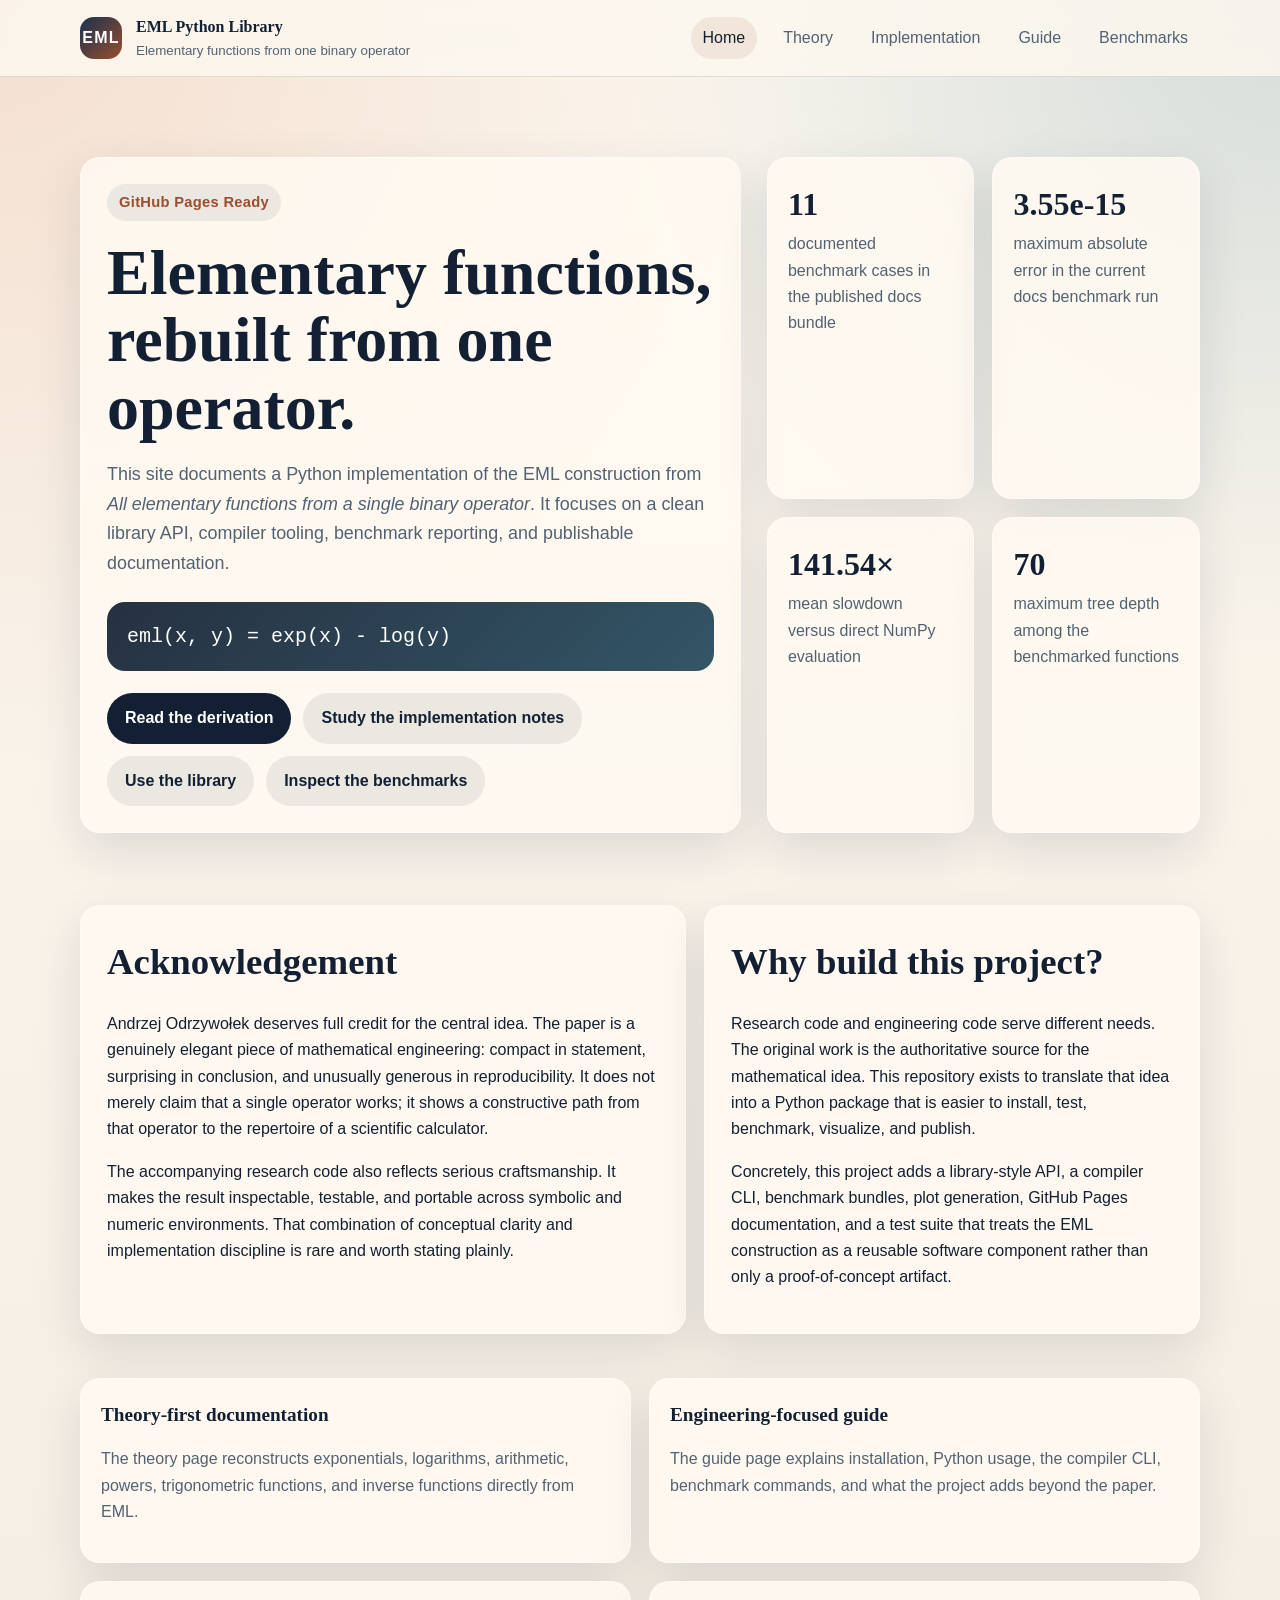
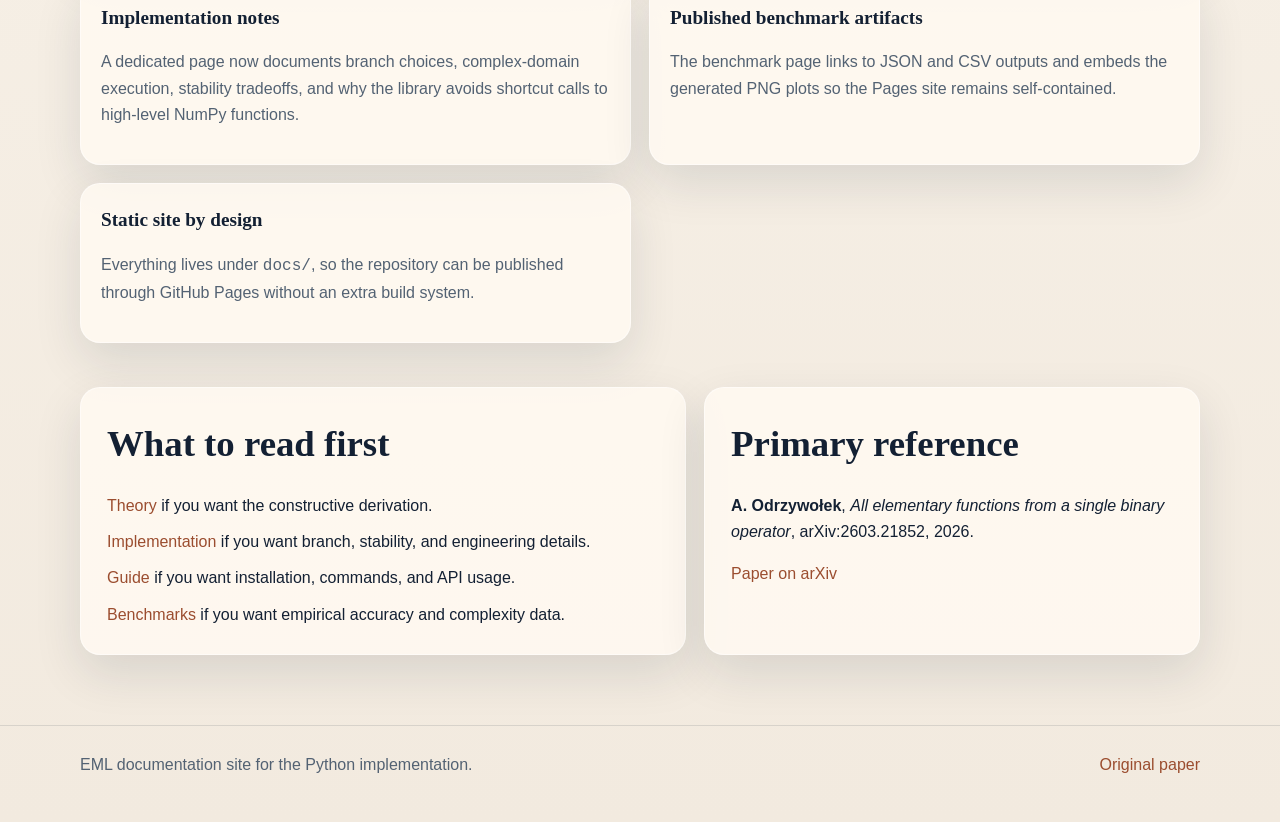
<file: docs/index.html>
<!DOCTYPE html>
<html lang="en">
  <head>
    <meta charset="utf-8" />
    <meta name="viewport" content="width=device-width, initial-scale=1" />
    <title>EML Docs</title>
    <meta
      name="description"
      content="GitHub Pages documentation for the EML Python library: theory, implementation, CLI usage, and benchmarks."
    />
    <link rel="stylesheet" href="assets/site.css" />
  </head>
  <body>
    <div class="site-shell">
      <header class="site-header">
        <div class="site-header-inner">
          <a class="brand" href="index.html">
            <span class="brand-mark">EML</span>
            <span class="brand-copy">
              <strong>EML Python Library</strong>
              <small>Elementary functions from one binary operator</small>
            </span>
          </a>
          <nav class="nav">
            <a class="active" href="index.html">Home</a>
            <a href="theory.html">Theory</a>
            <a href="implementation.html">Implementation</a>
            <a href="guide.html">Guide</a>
            <a href="benchmarks.html">Benchmarks</a>
          </nav>
        </div>
      </header>

      <main class="content">
        <section class="hero">
          <div class="hero-grid">
            <div class="hero-card">
              <span class="eyebrow">GitHub Pages Ready</span>
              <h1>Elementary functions, rebuilt from one operator.</h1>
              <p class="lead">
                This site documents a Python implementation of the EML construction from
                <em>All elementary functions from a single binary operator</em>. It focuses on a clean library API,
                compiler tooling, benchmark reporting, and publishable documentation.
              </p>
              <div class="equation-band">
                <code>eml(x, y) = exp(x) - log(y)</code>
              </div>
              <div class="hero-actions">
                <a class="button" href="theory.html">Read the derivation</a>
                <a class="button secondary" href="implementation.html">Study the implementation notes</a>
                <a class="button secondary" href="guide.html">Use the library</a>
                <a class="button secondary" href="benchmarks.html">Inspect the benchmarks</a>
              </div>
            </div>

            <div class="metric-grid">
              <article class="metric-card">
                <strong>11</strong>
                <span>documented benchmark cases in the published docs bundle</span>
              </article>
              <article class="metric-card">
                <strong>3.55e-15</strong>
                <span>maximum absolute error in the current docs benchmark run</span>
              </article>
              <article class="metric-card">
                <strong>141.54×</strong>
                <span>mean slowdown versus direct NumPy evaluation</span>
              </article>
              <article class="metric-card">
                <strong>70</strong>
                <span>maximum tree depth among the benchmarked functions</span>
              </article>
            </div>
          </div>
        </section>

        <section class="section two-column">
          <article class="panel">
            <h2>Acknowledgement</h2>
            <p>
              Andrzej Odrzywołek deserves full credit for the central idea. The paper is a genuinely elegant piece of mathematical engineering:
              compact in statement, surprising in conclusion, and unusually generous in reproducibility. It does not merely claim that a single
              operator works; it shows a constructive path from that operator to the repertoire of a scientific calculator.
            </p>
            <p>
              The accompanying research code also reflects serious craftsmanship. It makes the result inspectable, testable, and portable across
              symbolic and numeric environments. That combination of conceptual clarity and implementation discipline is rare and worth stating plainly.
            </p>
          </article>
          <article class="panel">
            <h2>Why build this project?</h2>
            <p>
              Research code and engineering code serve different needs. The original work is the authoritative source for the mathematical idea.
              This repository exists to translate that idea into a Python package that is easier to install, test, benchmark, visualize, and publish.
            </p>
            <p>
              Concretely, this project adds a library-style API, a compiler CLI, benchmark bundles, plot generation, GitHub Pages documentation,
              and a test suite that treats the EML construction as a reusable software component rather than only a proof-of-concept artifact.
            </p>
          </article>
        </section>

        <section class="section card-grid">
          <article class="feature-card">
            <h3>Theory-first documentation</h3>
            <p>
              The theory page reconstructs exponentials, logarithms, arithmetic, powers, trigonometric functions, and inverse functions directly from EML.
            </p>
          </article>
          <article class="feature-card">
            <h3>Engineering-focused guide</h3>
            <p>
              The guide page explains installation, Python usage, the compiler CLI, benchmark commands, and what the project adds beyond the paper.
            </p>
          </article>
          <article class="feature-card">
            <h3>Implementation notes</h3>
            <p>
              A dedicated page now documents branch choices, complex-domain execution, stability tradeoffs, and why the library avoids shortcut calls to high-level NumPy functions.
            </p>
          </article>
          <article class="feature-card">
            <h3>Published benchmark artifacts</h3>
            <p>
              The benchmark page links to JSON and CSV outputs and embeds the generated PNG plots so the Pages site remains self-contained.
            </p>
          </article>
          <article class="feature-card">
            <h3>Static site by design</h3>
            <p>
              Everything lives under <code>docs/</code>, so the repository can be published through GitHub Pages without an extra build system.
            </p>
          </article>
        </section>

        <section class="section two-column">
          <article class="callout">
            <h2>What to read first</h2>
            <ul class="clean">
              <li><a href="theory.html">Theory</a> if you want the constructive derivation.</li>
              <li><a href="implementation.html">Implementation</a> if you want branch, stability, and engineering details.</li>
              <li><a href="guide.html">Guide</a> if you want installation, commands, and API usage.</li>
              <li><a href="benchmarks.html">Benchmarks</a> if you want empirical accuracy and complexity data.</li>
            </ul>
          </article>
          <article class="callout">
            <h2>Primary reference</h2>
            <p>
              <strong>A. Odrzywołek</strong>, <em>All elementary functions from a single binary operator</em>, arXiv:2603.21852, 2026.
            </p>
            <p>
              <a href="https://arxiv.org/abs/2603.21852">Paper on arXiv</a>
            </p>
          </article>
        </section>
      </main>

      <footer class="site-footer">
        <div class="site-footer-inner">
          <span>EML documentation site for the Python implementation.</span>
          <span><a href="https://arxiv.org/abs/2603.21852">Original paper</a></span>
        </div>
      </footer>
    </div>
  </body>
</html>
</file>
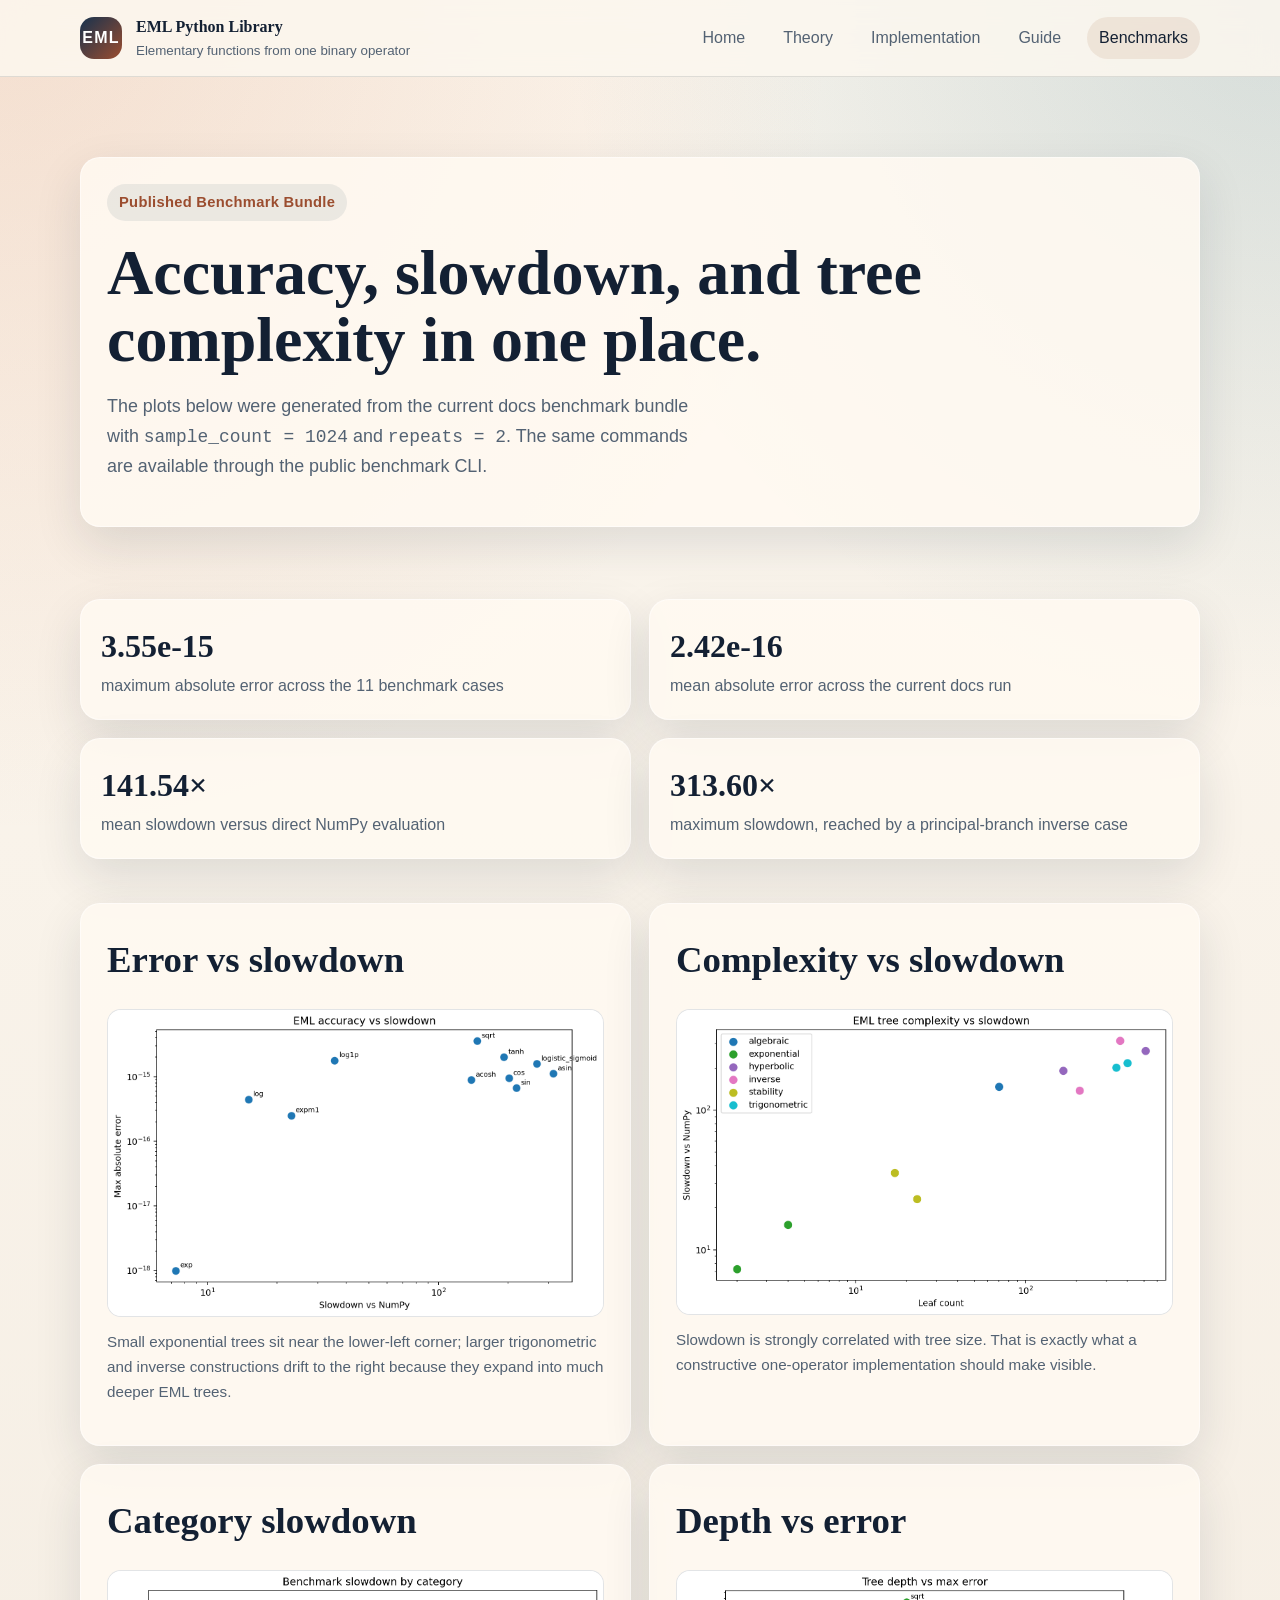
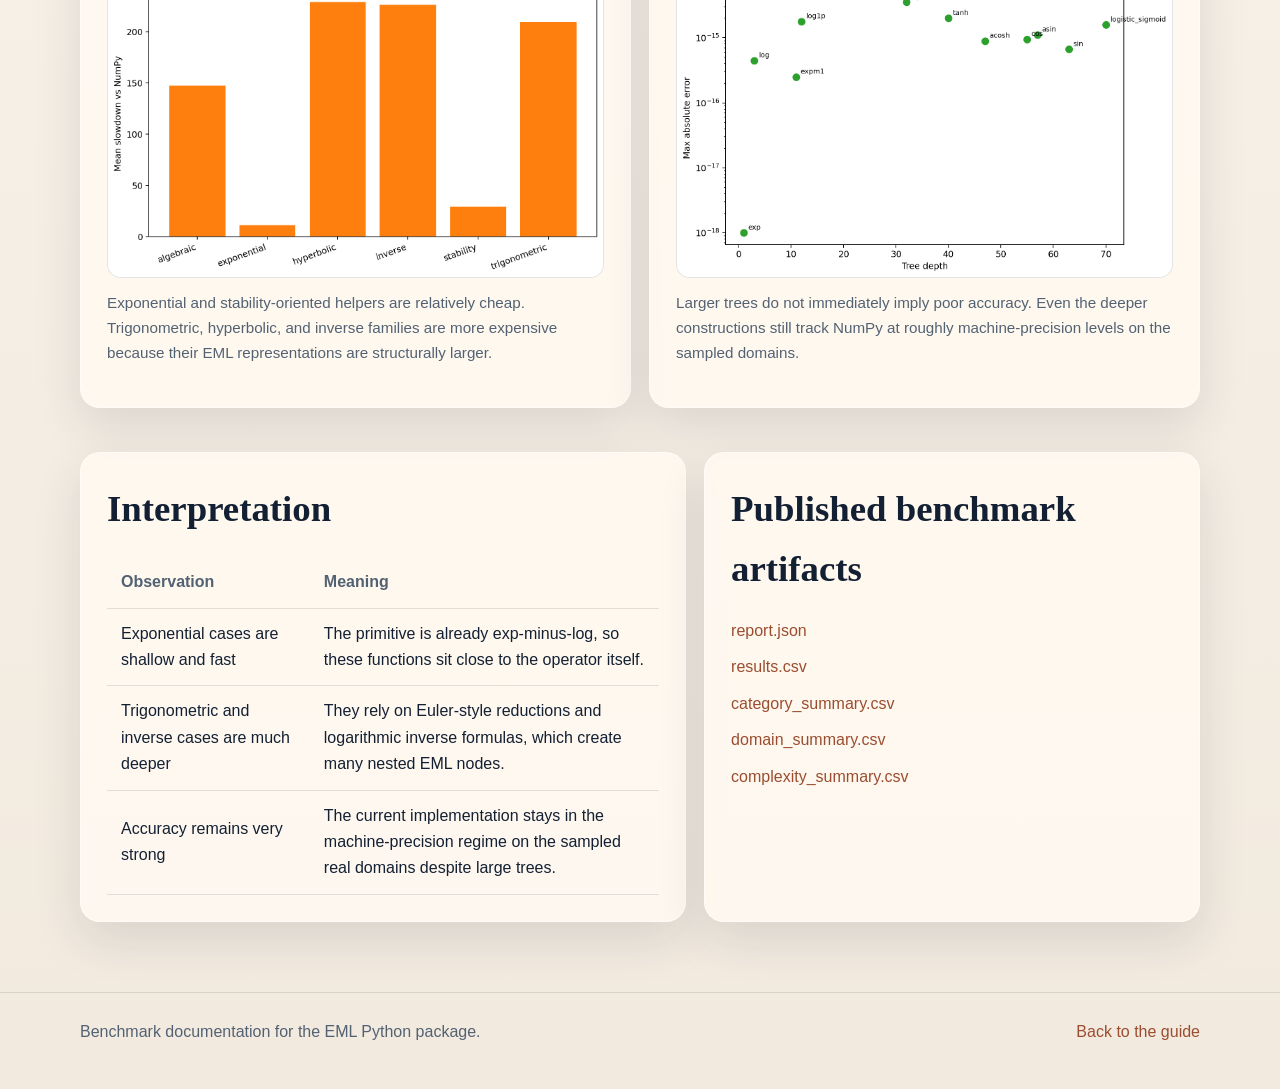
<file: docs/benchmarks.html>
<!DOCTYPE html>
<html lang="en">
  <head>
    <meta charset="utf-8" />
    <meta name="viewport" content="width=device-width, initial-scale=1" />
    <title>EML Benchmarks</title>
    <meta name="description" content="Benchmark results and plots for the EML Python library, including accuracy, slowdown, and tree complexity." />
    <link rel="stylesheet" href="assets/site.css" />
  </head>
  <body>
    <div class="site-shell">
      <header class="site-header">
        <div class="site-header-inner">
          <a class="brand" href="index.html">
            <span class="brand-mark">EML</span>
            <span class="brand-copy">
              <strong>EML Python Library</strong>
              <small>Elementary functions from one binary operator</small>
            </span>
          </a>
          <nav class="nav">
            <a href="index.html">Home</a>
            <a href="theory.html">Theory</a>
            <a href="implementation.html">Implementation</a>
            <a href="guide.html">Guide</a>
            <a class="active" href="benchmarks.html">Benchmarks</a>
          </nav>
        </div>
      </header>

      <main class="content">
        <section class="hero">
          <div class="hero-card">
            <span class="eyebrow">Published Benchmark Bundle</span>
            <h1>Accuracy, slowdown, and tree complexity in one place.</h1>
            <p class="lead">
              The plots below were generated from the current docs benchmark bundle with <code>sample_count = 1024</code> and <code>repeats = 2</code>.
              The same commands are available through the public benchmark CLI.
            </p>
          </div>
        </section>

        <section class="section metric-grid">
          <article class="metric-card">
            <strong>3.55e-15</strong>
            <span>maximum absolute error across the 11 benchmark cases</span>
          </article>
          <article class="metric-card">
            <strong>2.42e-16</strong>
            <span>mean absolute error across the current docs run</span>
          </article>
          <article class="metric-card">
            <strong>141.54×</strong>
            <span>mean slowdown versus direct NumPy evaluation</span>
          </article>
          <article class="metric-card">
            <strong>313.60×</strong>
            <span>maximum slowdown, reached by a principal-branch inverse case</span>
          </article>
        </section>

        <section class="section figure-grid">
          <article class="figure-card">
            <h2>Error vs slowdown</h2>
            <img src="assets/plots/error_vs_slowdown.png" alt="Scatter plot of max absolute error versus slowdown" />
            <p class="caption">
              Small exponential trees sit near the lower-left corner; larger trigonometric and inverse constructions drift to the right because they expand into much deeper EML trees.
            </p>
          </article>
          <article class="figure-card">
            <h2>Complexity vs slowdown</h2>
            <img src="assets/plots/complexity_vs_slowdown.png" alt="Scatter plot of tree leaf count versus slowdown" />
            <p class="caption">
              Slowdown is strongly correlated with tree size. That is exactly what a constructive one-operator implementation should make visible.
            </p>
          </article>
          <article class="figure-card">
            <h2>Category slowdown</h2>
            <img src="assets/plots/category_slowdown.png" alt="Bar chart of mean slowdown grouped by function category" />
            <p class="caption">
              Exponential and stability-oriented helpers are relatively cheap. Trigonometric, hyperbolic, and inverse families are more expensive because their EML representations are structurally larger.
            </p>
          </article>
          <article class="figure-card">
            <h2>Depth vs error</h2>
            <img src="assets/plots/depth_vs_error.png" alt="Scatter plot of tree depth versus max absolute error" />
            <p class="caption">
              Larger trees do not immediately imply poor accuracy. Even the deeper constructions still track NumPy at roughly machine-precision levels on the sampled domains.
            </p>
          </article>
        </section>

        <section class="section two-column">
          <article class="table-wrap">
            <h2>Interpretation</h2>
            <table>
              <thead>
                <tr>
                  <th>Observation</th>
                  <th>Meaning</th>
                </tr>
              </thead>
              <tbody>
                <tr>
                  <td>Exponential cases are shallow and fast</td>
                  <td>The primitive is already exp-minus-log, so these functions sit close to the operator itself.</td>
                </tr>
                <tr>
                  <td>Trigonometric and inverse cases are much deeper</td>
                  <td>They rely on Euler-style reductions and logarithmic inverse formulas, which create many nested EML nodes.</td>
                </tr>
                <tr>
                  <td>Accuracy remains very strong</td>
                  <td>The current implementation stays in the machine-precision regime on the sampled real domains despite large trees.</td>
                </tr>
              </tbody>
            </table>
          </article>
          <article class="callout">
            <h2>Published benchmark artifacts</h2>
            <ul class="clean">
              <li><a href="assets/benchmark/report.json">report.json</a></li>
              <li><a href="assets/benchmark/results.csv">results.csv</a></li>
              <li><a href="assets/benchmark/category_summary.csv">category_summary.csv</a></li>
              <li><a href="assets/benchmark/domain_summary.csv">domain_summary.csv</a></li>
              <li><a href="assets/benchmark/complexity_summary.csv">complexity_summary.csv</a></li>
            </ul>
          </article>
        </section>
      </main>

      <footer class="site-footer">
        <div class="site-footer-inner">
          <span>Benchmark documentation for the EML Python package.</span>
          <span><a href="guide.html">Back to the guide</a></span>
        </div>
      </footer>
    </div>
  </body>
</html>
</file>
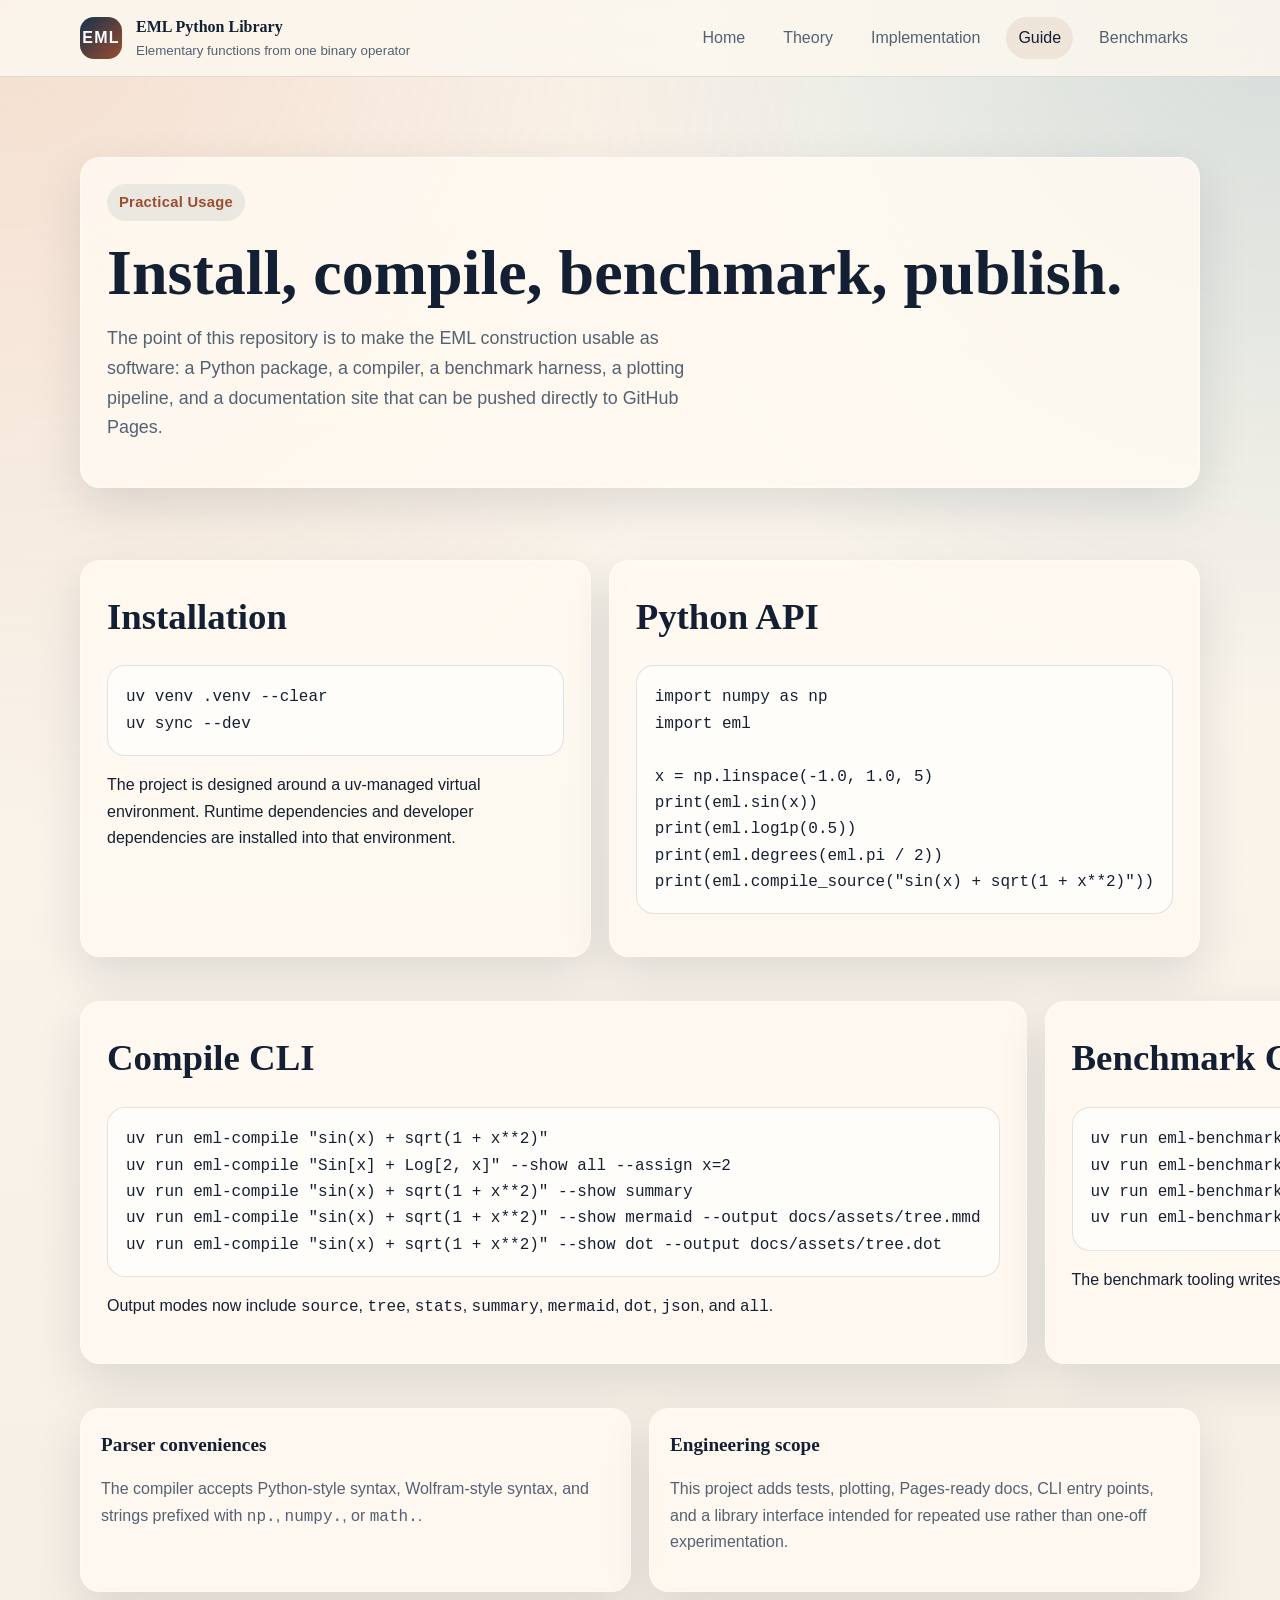
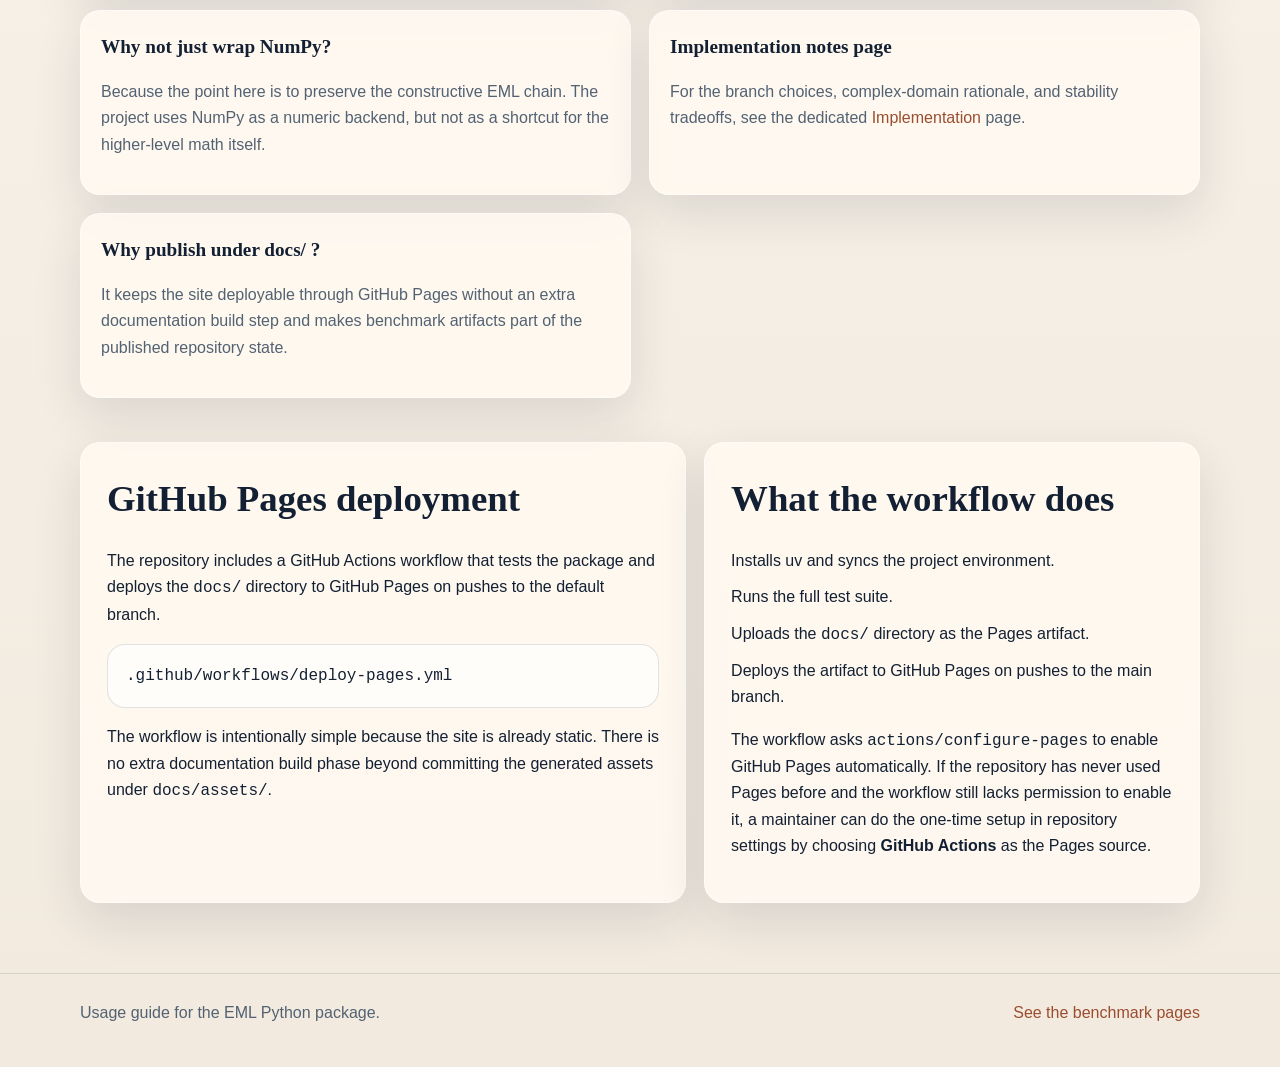
<file: docs/guide.html>
<!DOCTYPE html>
<html lang="en">
  <head>
    <meta charset="utf-8" />
    <meta name="viewport" content="width=device-width, initial-scale=1" />
    <title>EML Guide</title>
    <meta name="description" content="Installation, Python API usage, compile CLI usage, and benchmark commands for the EML library." />
    <link rel="stylesheet" href="assets/site.css" />
  </head>
  <body>
    <div class="site-shell">
      <header class="site-header">
        <div class="site-header-inner">
          <a class="brand" href="index.html">
            <span class="brand-mark">EML</span>
            <span class="brand-copy">
              <strong>EML Python Library</strong>
              <small>Elementary functions from one binary operator</small>
            </span>
          </a>
          <nav class="nav">
            <a href="index.html">Home</a>
            <a href="theory.html">Theory</a>
            <a href="implementation.html">Implementation</a>
            <a class="active" href="guide.html">Guide</a>
            <a href="benchmarks.html">Benchmarks</a>
          </nav>
        </div>
      </header>

      <main class="content">
        <section class="hero">
          <div class="hero-card">
            <span class="eyebrow">Practical Usage</span>
            <h1>Install, compile, benchmark, publish.</h1>
            <p class="lead">
              The point of this repository is to make the EML construction usable as software: a Python package, a compiler, a benchmark harness,
              a plotting pipeline, and a documentation site that can be pushed directly to GitHub Pages.
            </p>
          </div>
        </section>

        <section class="section two-column">
          <article class="panel">
            <h2>Installation</h2>
            <pre class="code-block">uv venv .venv --clear
uv sync --dev</pre>
            <p>
              The project is designed around a uv-managed virtual environment. Runtime dependencies and developer dependencies are installed into that environment.
            </p>
          </article>
          <article class="panel">
            <h2>Python API</h2>
            <pre class="code-block">import numpy as np
import eml

x = np.linspace(-1.0, 1.0, 5)
print(eml.sin(x))
print(eml.log1p(0.5))
print(eml.degrees(eml.pi / 2))
print(eml.compile_source("sin(x) + sqrt(1 + x**2)"))</pre>
          </article>
        </section>

        <section class="section two-column">
          <article class="panel">
            <h2>Compile CLI</h2>
            <pre class="code-block">uv run eml-compile "sin(x) + sqrt(1 + x**2)"
uv run eml-compile "Sin[x] + Log[2, x]" --show all --assign x=2
uv run eml-compile "sin(x) + sqrt(1 + x**2)" --show summary
uv run eml-compile "sin(x) + sqrt(1 + x**2)" --show mermaid --output docs/assets/tree.mmd
uv run eml-compile "sin(x) + sqrt(1 + x**2)" --show dot --output docs/assets/tree.dot</pre>
            <p>
              Output modes now include <code>source</code>, <code>tree</code>, <code>stats</code>, <code>summary</code>, <code>mermaid</code>, <code>dot</code>, <code>json</code>, and <code>all</code>.
            </p>
          </article>
          <article class="panel">
            <h2>Benchmark CLI</h2>
            <pre class="code-block">uv run eml-benchmark
uv run eml-benchmark --cases exp log sin --sample-count 8192 --repeats 7 --output benchmark_results/report.json
uv run eml-benchmark --output-dir benchmark_results/full_suite --plot-dir benchmark_results/full_suite/plots
uv run eml-benchmark-plot --bundle-dir benchmark_results/full_suite --output-dir benchmark_results/full_suite/plots</pre>
            <p>
              The benchmark tooling writes structured JSON and CSV reports, grouped summary tables, and PNG plots that can be published directly under <code>docs/</code>.
            </p>
          </article>
        </section>

        <section class="section card-grid">
          <article class="feature-card">
            <h3>Parser conveniences</h3>
            <p>
              The compiler accepts Python-style syntax, Wolfram-style syntax, and strings prefixed with <code>np.</code>, <code>numpy.</code>, or <code>math.</code>.
            </p>
          </article>
          <article class="feature-card">
            <h3>Engineering scope</h3>
            <p>
              This project adds tests, plotting, Pages-ready docs, CLI entry points, and a library interface intended for repeated use rather than one-off experimentation.
            </p>
          </article>
          <article class="feature-card">
            <h3>Why not just wrap NumPy?</h3>
            <p>
              Because the point here is to preserve the constructive EML chain. The project uses NumPy as a numeric backend, but not as a shortcut for the higher-level math itself.
            </p>
          </article>
          <article class="feature-card">
            <h3>Implementation notes page</h3>
            <p>
              For the branch choices, complex-domain rationale, and stability tradeoffs, see the dedicated <a href="implementation.html">Implementation</a> page.
            </p>
          </article>
          <article class="feature-card">
            <h3>Why publish under docs/ ?</h3>
            <p>
              It keeps the site deployable through GitHub Pages without an extra documentation build step and makes benchmark artifacts part of the published repository state.
            </p>
          </article>
        </section>

        <section class="section two-column">
          <article class="panel">
            <h2>GitHub Pages deployment</h2>
            <p>
              The repository includes a GitHub Actions workflow that tests the package and deploys the <code>docs/</code> directory to GitHub Pages on pushes to the default branch.
            </p>
            <pre class="code-block">.github/workflows/deploy-pages.yml</pre>
            <p>
              The workflow is intentionally simple because the site is already static. There is no extra documentation build phase beyond committing the generated assets under <code>docs/assets/</code>.
            </p>
          </article>
          <article class="panel">
            <h2>What the workflow does</h2>
            <ul class="clean">
              <li>Installs uv and syncs the project environment.</li>
              <li>Runs the full test suite.</li>
              <li>Uploads the <code>docs/</code> directory as the Pages artifact.</li>
              <li>Deploys the artifact to GitHub Pages on pushes to the main branch.</li>
            </ul>
            <p>
              The workflow asks <code>actions/configure-pages</code> to enable GitHub Pages automatically. If the repository has never used Pages before and the workflow still lacks permission to enable it, a maintainer can do the one-time setup in repository settings by choosing <strong>GitHub Actions</strong> as the Pages source.
            </p>
          </article>
        </section>
      </main>

      <footer class="site-footer">
        <div class="site-footer-inner">
          <span>Usage guide for the EML Python package.</span>
          <span><a href="benchmarks.html">See the benchmark pages</a></span>
        </div>
      </footer>
    </div>
  </body>
</html>
</file>
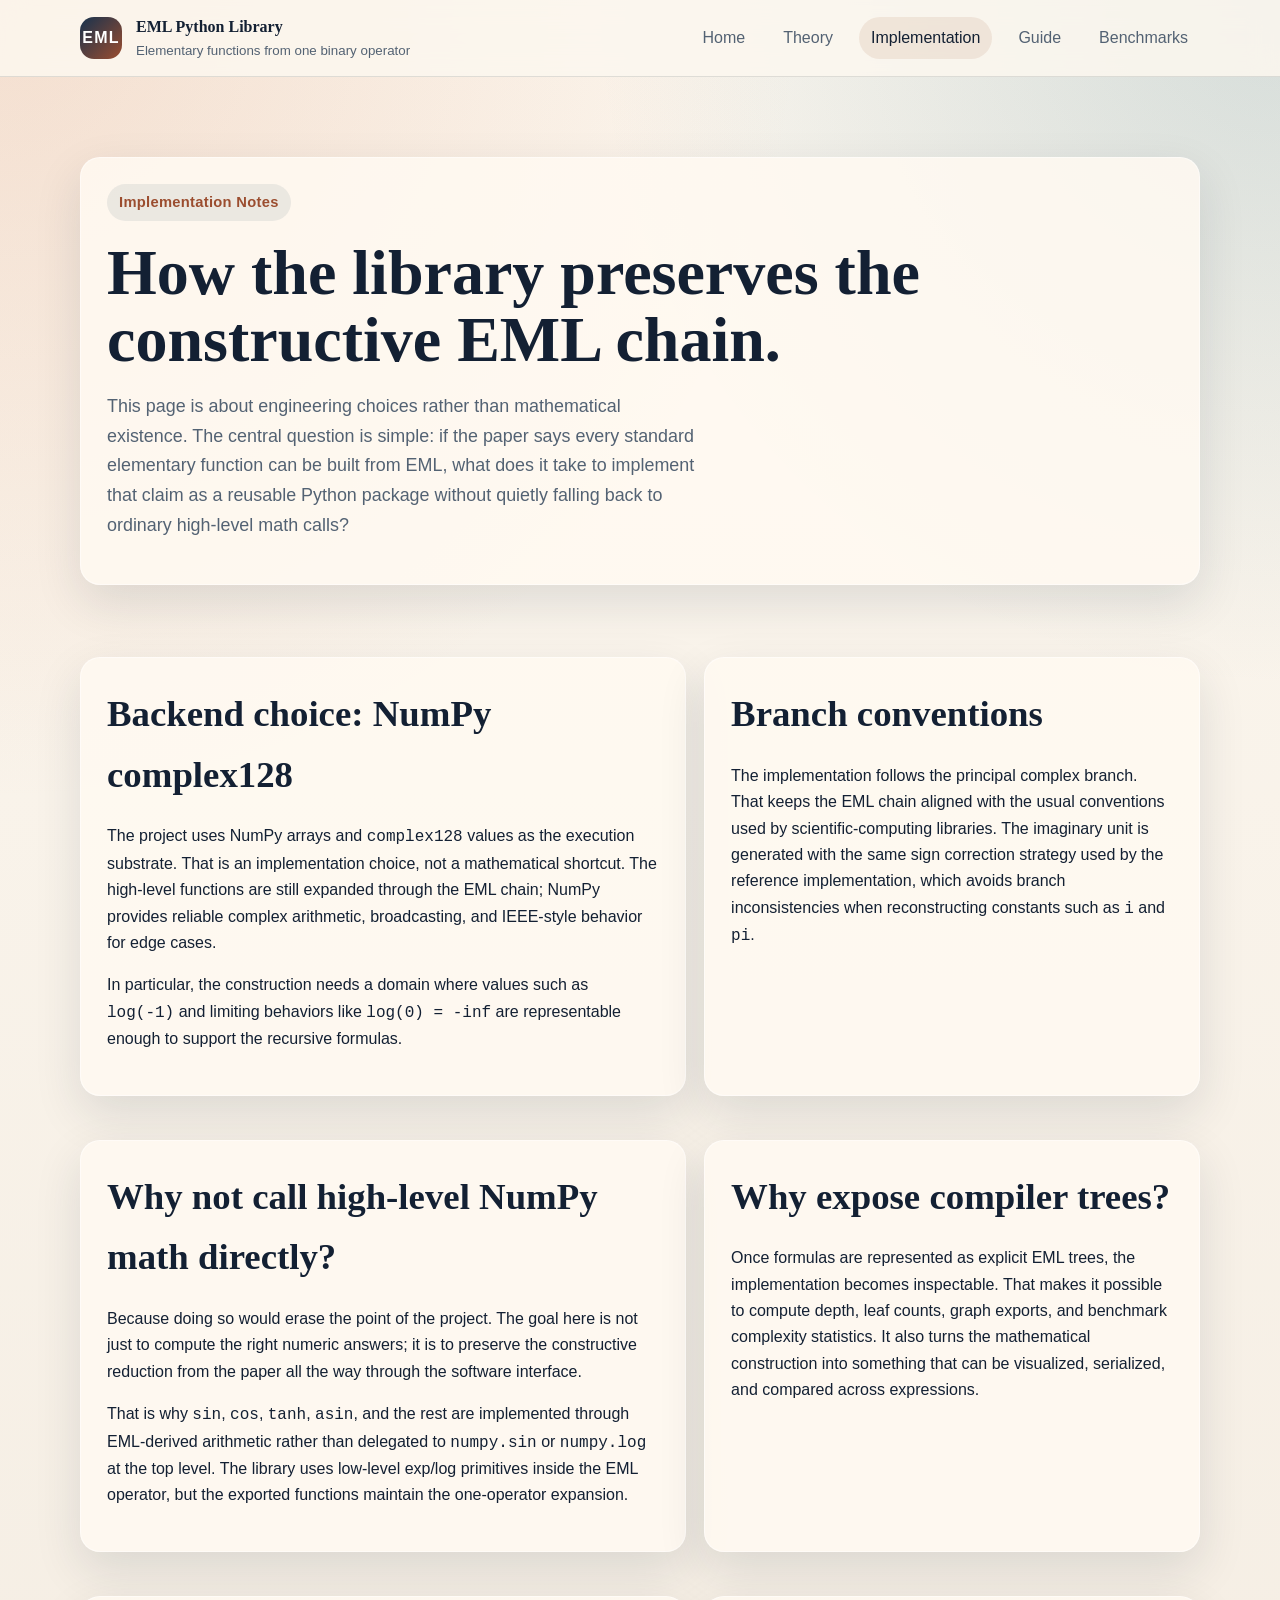
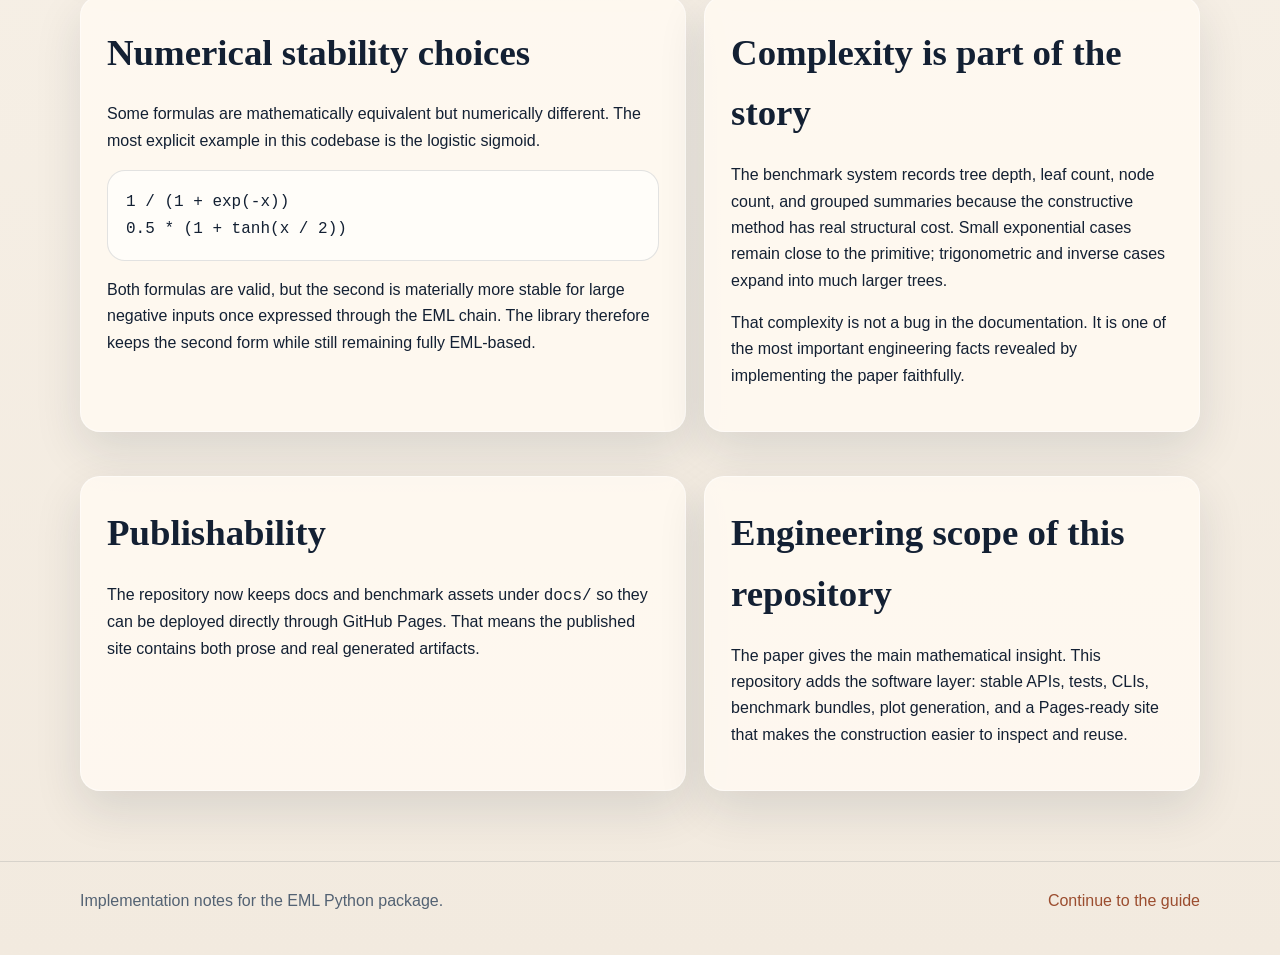
<file: docs/implementation.html>
<!DOCTYPE html>
<html lang="en">
  <head>
    <meta charset="utf-8" />
    <meta name="viewport" content="width=device-width, initial-scale=1" />
    <title>EML Implementation Notes</title>
    <meta
      name="description"
      content="Implementation notes for the EML Python library: branch choices, complex arithmetic, stability tradeoffs, and why the code preserves the pure EML chain."
    />
    <link rel="stylesheet" href="assets/site.css" />
  </head>
  <body>
    <div class="site-shell">
      <header class="site-header">
        <div class="site-header-inner">
          <a class="brand" href="index.html">
            <span class="brand-mark">EML</span>
            <span class="brand-copy">
              <strong>EML Python Library</strong>
              <small>Elementary functions from one binary operator</small>
            </span>
          </a>
          <nav class="nav">
            <a href="index.html">Home</a>
            <a href="theory.html">Theory</a>
            <a class="active" href="implementation.html">Implementation</a>
            <a href="guide.html">Guide</a>
            <a href="benchmarks.html">Benchmarks</a>
          </nav>
        </div>
      </header>

      <main class="content">
        <section class="hero">
          <div class="hero-card">
            <span class="eyebrow">Implementation Notes</span>
            <h1>How the library preserves the constructive EML chain.</h1>
            <p class="lead">
              This page is about engineering choices rather than mathematical existence. The central question is simple: if the paper says every standard elementary function can be built from EML,
              what does it take to implement that claim as a reusable Python package without quietly falling back to ordinary high-level math calls?
            </p>
          </div>
        </section>

        <section class="section two-column">
          <article class="panel">
            <h2>Backend choice: NumPy complex128</h2>
            <p>
              The project uses NumPy arrays and <code>complex128</code> values as the execution substrate. That is an implementation choice, not a mathematical shortcut.
              The high-level functions are still expanded through the EML chain; NumPy provides reliable complex arithmetic, broadcasting, and IEEE-style behavior for edge cases.
            </p>
            <p>
              In particular, the construction needs a domain where values such as <code>log(-1)</code> and limiting behaviors like <code>log(0) = -inf</code> are representable enough to support the recursive formulas.
            </p>
          </article>
          <article class="panel">
            <h2>Branch conventions</h2>
            <p>
              The implementation follows the principal complex branch. That keeps the EML chain aligned with the usual conventions used by scientific-computing libraries.
              The imaginary unit is generated with the same sign correction strategy used by the reference implementation, which avoids branch inconsistencies when reconstructing constants such as <code>i</code> and <code>pi</code>.
            </p>
          </article>
        </section>

        <section class="section two-column">
          <article class="panel">
            <h2>Why not call high-level NumPy math directly?</h2>
            <p>
              Because doing so would erase the point of the project. The goal here is not just to compute the right numeric answers; it is to preserve the constructive reduction from the paper all the way through the software interface.
            </p>
            <p>
              That is why <code>sin</code>, <code>cos</code>, <code>tanh</code>, <code>asin</code>, and the rest are implemented through EML-derived arithmetic rather than delegated to <code>numpy.sin</code> or <code>numpy.log</code> at the top level.
              The library uses low-level exp/log primitives inside the EML operator, but the exported functions maintain the one-operator expansion.
            </p>
          </article>
          <article class="panel">
            <h2>Why expose compiler trees?</h2>
            <p>
              Once formulas are represented as explicit EML trees, the implementation becomes inspectable. That makes it possible to compute depth, leaf counts, graph exports, and benchmark complexity statistics.
              It also turns the mathematical construction into something that can be visualized, serialized, and compared across expressions.
            </p>
          </article>
        </section>

        <section class="section two-column">
          <article class="panel">
            <h2>Numerical stability choices</h2>
            <p>
              Some formulas are mathematically equivalent but numerically different. The most explicit example in this codebase is the logistic sigmoid.
            </p>
            <pre class="formula-block">1 / (1 + exp(-x))
0.5 * (1 + tanh(x / 2))</pre>
            <p>
              Both formulas are valid, but the second is materially more stable for large negative inputs once expressed through the EML chain. The library therefore keeps the second form while still remaining fully EML-based.
            </p>
          </article>
          <article class="panel">
            <h2>Complexity is part of the story</h2>
            <p>
              The benchmark system records tree depth, leaf count, node count, and grouped summaries because the constructive method has real structural cost.
              Small exponential cases remain close to the primitive; trigonometric and inverse cases expand into much larger trees.
            </p>
            <p>
              That complexity is not a bug in the documentation. It is one of the most important engineering facts revealed by implementing the paper faithfully.
            </p>
          </article>
        </section>

        <section class="section two-column">
          <article class="callout">
            <h2>Publishability</h2>
            <p>
              The repository now keeps docs and benchmark assets under <code>docs/</code> so they can be deployed directly through GitHub Pages. That means the published site contains both prose and real generated artifacts.
            </p>
          </article>
          <article class="callout">
            <h2>Engineering scope of this repository</h2>
            <p>
              The paper gives the main mathematical insight. This repository adds the software layer: stable APIs, tests, CLIs, benchmark bundles, plot generation, and a Pages-ready site that makes the construction easier to inspect and reuse.
            </p>
          </article>
        </section>
      </main>

      <footer class="site-footer">
        <div class="site-footer-inner">
          <span>Implementation notes for the EML Python package.</span>
          <span><a href="guide.html">Continue to the guide</a></span>
        </div>
      </footer>
    </div>
  </body>
</html>
</file>
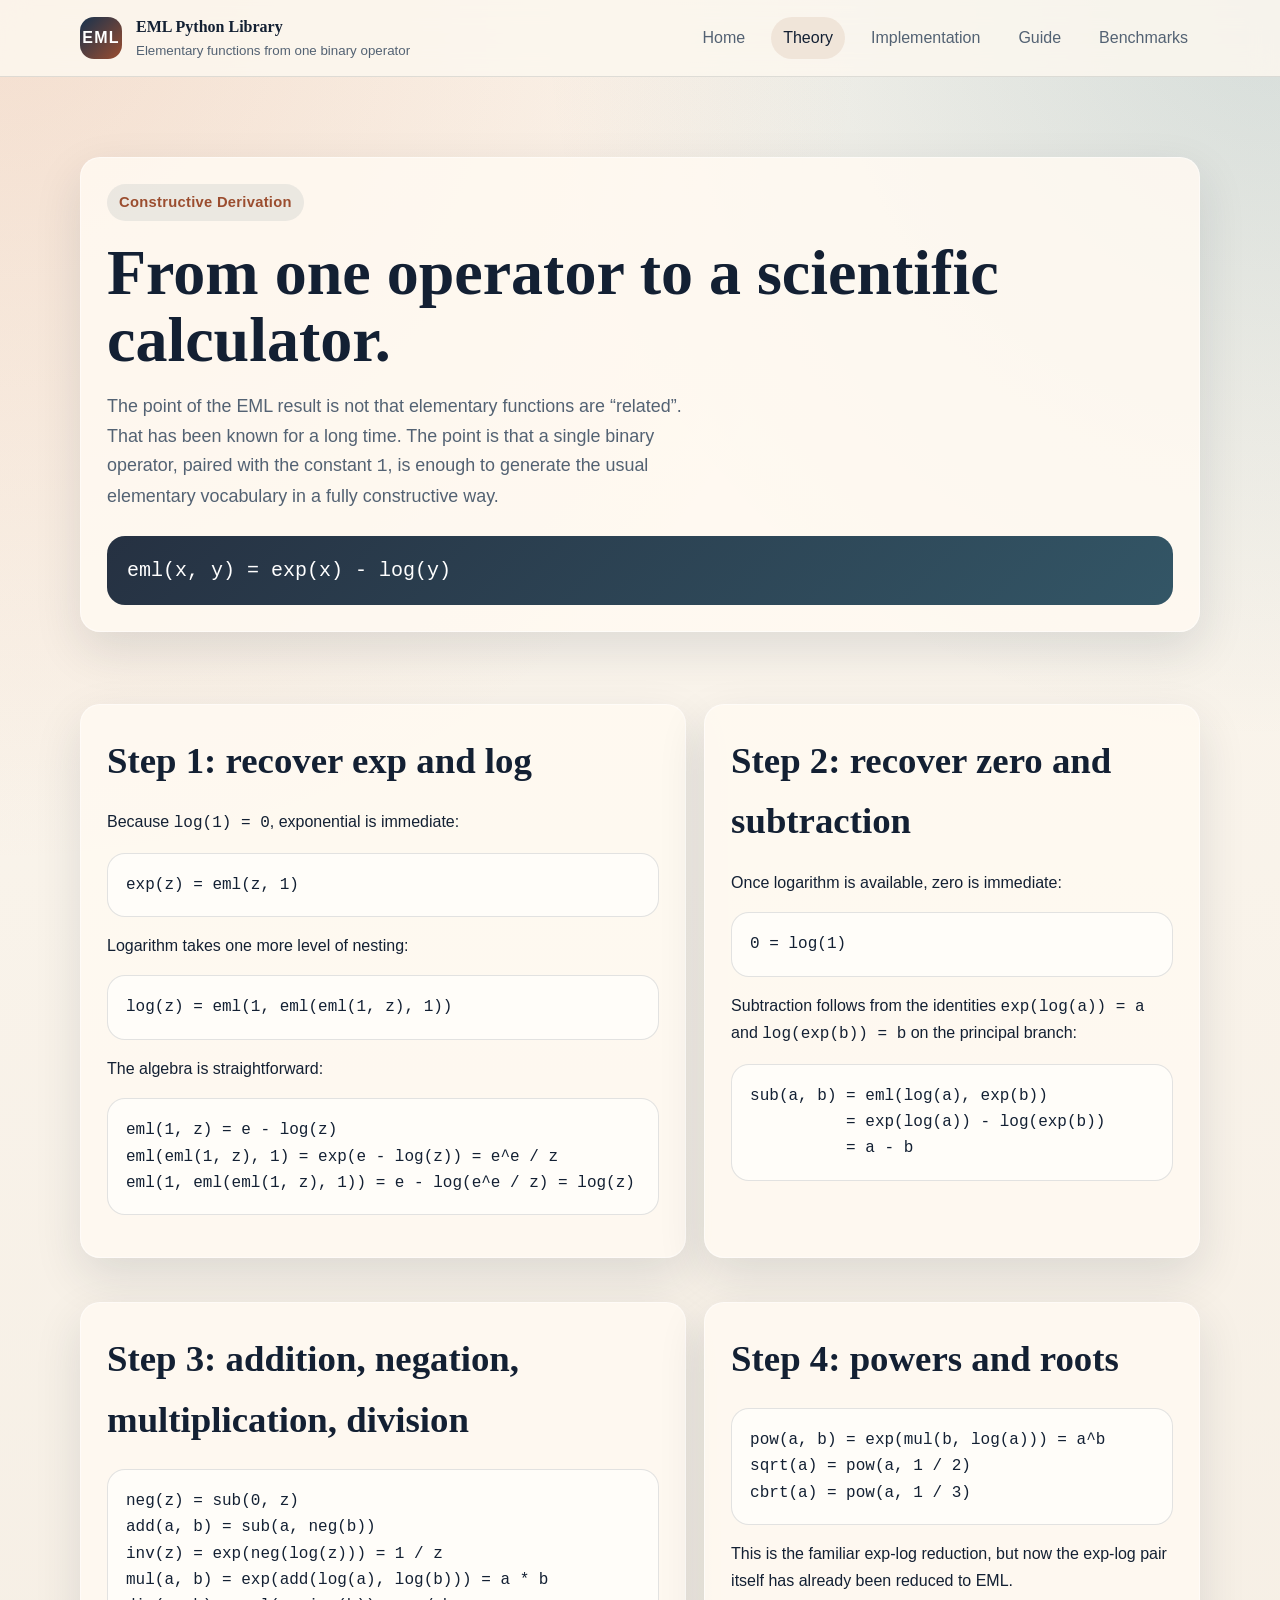
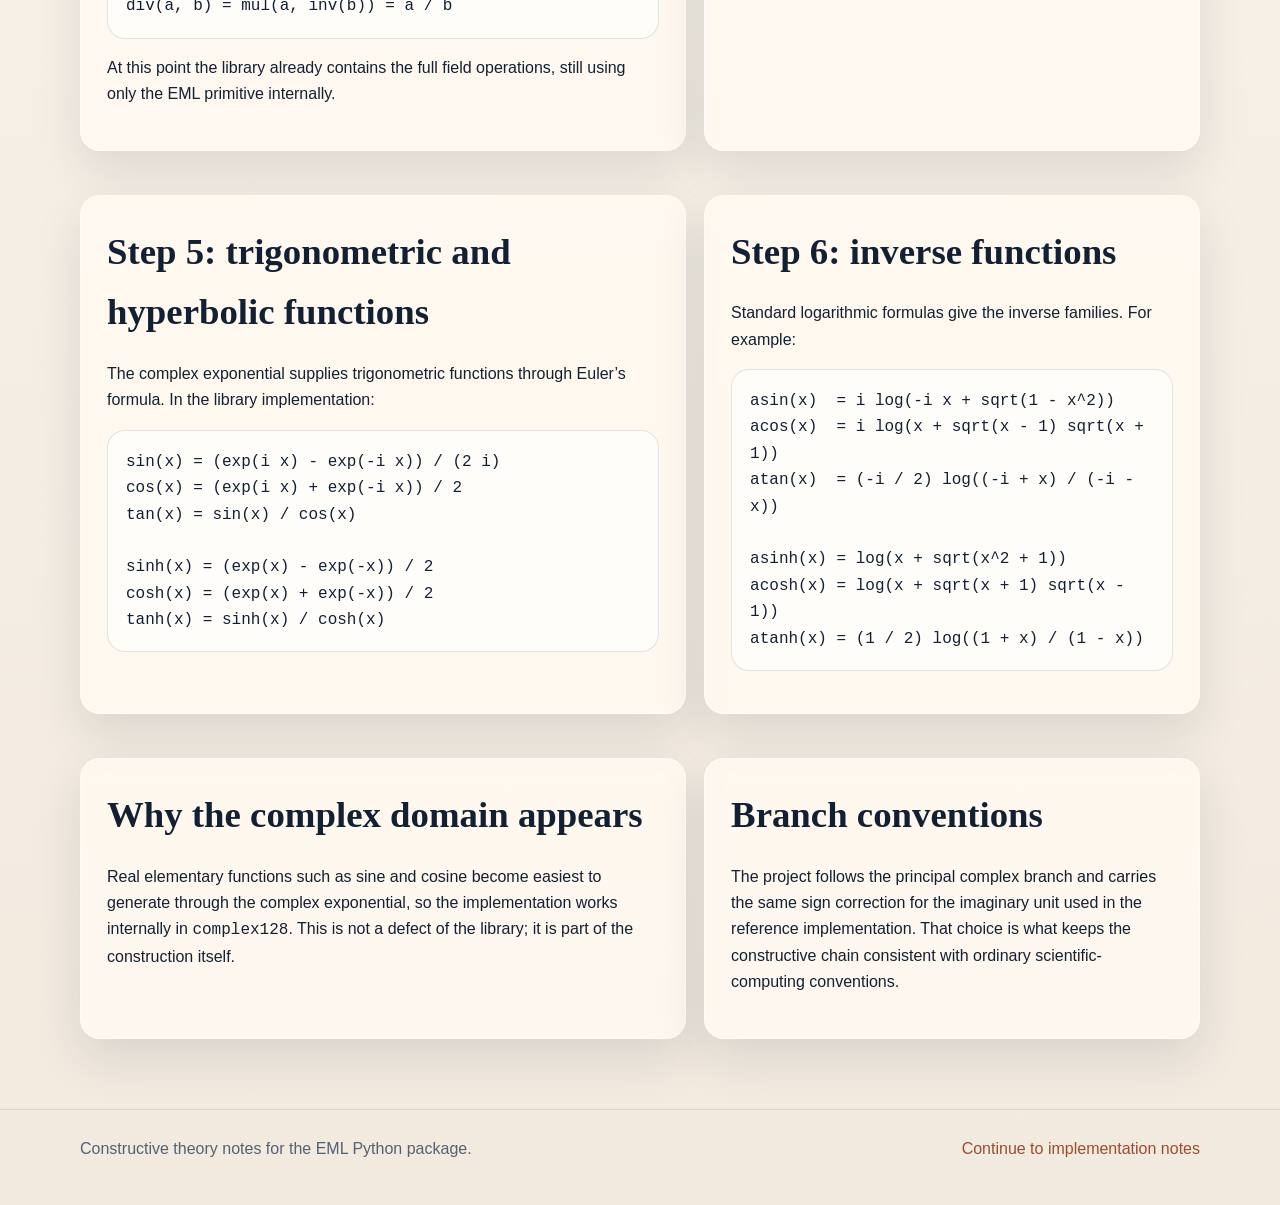
<file: docs/theory.html>
<!DOCTYPE html>
<html lang="en">
  <head>
    <meta charset="utf-8" />
    <meta name="viewport" content="width=device-width, initial-scale=1" />
    <title>EML Theory</title>
    <meta name="description" content="Constructive derivations showing how elementary functions arise from the EML operator." />
    <link rel="stylesheet" href="assets/site.css" />
  </head>
  <body>
    <div class="site-shell">
      <header class="site-header">
        <div class="site-header-inner">
          <a class="brand" href="index.html">
            <span class="brand-mark">EML</span>
            <span class="brand-copy">
              <strong>EML Python Library</strong>
              <small>Elementary functions from one binary operator</small>
            </span>
          </a>
          <nav class="nav">
            <a href="index.html">Home</a>
            <a class="active" href="theory.html">Theory</a>
            <a href="implementation.html">Implementation</a>
            <a href="guide.html">Guide</a>
            <a href="benchmarks.html">Benchmarks</a>
          </nav>
        </div>
      </header>

      <main class="content">
        <section class="hero">
          <div class="hero-card">
            <span class="eyebrow">Constructive Derivation</span>
            <h1>From one operator to a scientific calculator.</h1>
            <p class="lead">
              The point of the EML result is not that elementary functions are “related”. That has been known for a long time. The point is that a single binary operator,
              paired with the constant <code>1</code>, is enough to generate the usual elementary vocabulary in a fully constructive way.
            </p>
            <div class="equation-band">
              <code>eml(x, y) = exp(x) - log(y)</code>
            </div>
          </div>
        </section>

        <section class="section two-column">
          <article class="panel">
            <h2>Step 1: recover exp and log</h2>
            <p>Because <code>log(1) = 0</code>, exponential is immediate:</p>
            <pre class="formula-block">exp(z) = eml(z, 1)</pre>
            <p>Logarithm takes one more level of nesting:</p>
            <pre class="formula-block">log(z) = eml(1, eml(eml(1, z), 1))</pre>
            <p>The algebra is straightforward:</p>
            <pre class="formula-block">eml(1, z) = e - log(z)
eml(eml(1, z), 1) = exp(e - log(z)) = e^e / z
eml(1, eml(eml(1, z), 1)) = e - log(e^e / z) = log(z)</pre>
          </article>
          <article class="panel">
            <h2>Step 2: recover zero and subtraction</h2>
            <p>Once logarithm is available, zero is immediate:</p>
            <pre class="formula-block">0 = log(1)</pre>
            <p>Subtraction follows from the identities <code>exp(log(a)) = a</code> and <code>log(exp(b)) = b</code> on the principal branch:</p>
            <pre class="formula-block">sub(a, b) = eml(log(a), exp(b))
          = exp(log(a)) - log(exp(b))
          = a - b</pre>
          </article>
        </section>

        <section class="section two-column">
          <article class="panel">
            <h2>Step 3: addition, negation, multiplication, division</h2>
            <pre class="formula-block">neg(z) = sub(0, z)
add(a, b) = sub(a, neg(b))
inv(z) = exp(neg(log(z))) = 1 / z
mul(a, b) = exp(add(log(a), log(b))) = a * b
div(a, b) = mul(a, inv(b)) = a / b</pre>
            <p>
              At this point the library already contains the full field operations, still using only the EML primitive internally.
            </p>
          </article>
          <article class="panel">
            <h2>Step 4: powers and roots</h2>
            <pre class="formula-block">pow(a, b) = exp(mul(b, log(a))) = a^b
sqrt(a) = pow(a, 1 / 2)
cbrt(a) = pow(a, 1 / 3)</pre>
            <p>
              This is the familiar exp-log reduction, but now the exp-log pair itself has already been reduced to EML.
            </p>
          </article>
        </section>

        <section class="section two-column">
          <article class="panel">
            <h2>Step 5: trigonometric and hyperbolic functions</h2>
            <p>
              The complex exponential supplies trigonometric functions through Euler’s formula. In the library implementation:
            </p>
            <pre class="formula-block">sin(x) = (exp(i x) - exp(-i x)) / (2 i)
cos(x) = (exp(i x) + exp(-i x)) / 2
tan(x) = sin(x) / cos(x)

sinh(x) = (exp(x) - exp(-x)) / 2
cosh(x) = (exp(x) + exp(-x)) / 2
tanh(x) = sinh(x) / cosh(x)</pre>
          </article>
          <article class="panel">
            <h2>Step 6: inverse functions</h2>
            <p>
              Standard logarithmic formulas give the inverse families. For example:
            </p>
            <pre class="formula-block">asin(x)  = i log(-i x + sqrt(1 - x^2))
acos(x)  = i log(x + sqrt(x - 1) sqrt(x + 1))
atan(x)  = (-i / 2) log((-i + x) / (-i - x))

asinh(x) = log(x + sqrt(x^2 + 1))
acosh(x) = log(x + sqrt(x + 1) sqrt(x - 1))
atanh(x) = (1 / 2) log((1 + x) / (1 - x))</pre>
          </article>
        </section>

        <section class="section two-column">
          <article class="callout">
            <h2>Why the complex domain appears</h2>
            <p>
              Real elementary functions such as sine and cosine become easiest to generate through the complex exponential, so the implementation works internally in
              <code>complex128</code>. This is not a defect of the library; it is part of the construction itself.
            </p>
          </article>
          <article class="callout">
            <h2>Branch conventions</h2>
            <p>
              The project follows the principal complex branch and carries the same sign correction for the imaginary unit used in the reference implementation.
              That choice is what keeps the constructive chain consistent with ordinary scientific-computing conventions.
            </p>
          </article>
        </section>
      </main>

      <footer class="site-footer">
        <div class="site-footer-inner">
          <span>Constructive theory notes for the EML Python package.</span>
          <span><a href="implementation.html">Continue to implementation notes</a></span>
        </div>
      </footer>
    </div>
  </body>
</html>
</file>
<file: docs/assets/site.css>
:root {
  --ink: #132033;
  --muted: #536273;
  --accent: #9b4d2f;
  --accent-soft: #d8895f;
  --paper: #fffaf2;
  --paper-2: #f4ecdf;
  --panel: rgba(255, 250, 242, 0.86);
  --line: rgba(19, 32, 51, 0.12);
  --shadow: 0 18px 48px rgba(26, 39, 58, 0.12);
  --radius: 20px;
}

* {
  box-sizing: border-box;
}

html {
  scroll-behavior: smooth;
}

body {
  margin: 0;
  color: var(--ink);
  background:
    radial-gradient(circle at top left, rgba(216, 137, 95, 0.22), transparent 28%),
    radial-gradient(circle at top right, rgba(40, 104, 123, 0.18), transparent 24%),
    linear-gradient(180deg, #fcf7ef 0%, #f2eadf 100%);
  font-family: "Avenir Next", "Segoe UI", "Helvetica Neue", sans-serif;
  line-height: 1.65;
}

a {
  color: var(--accent);
  text-decoration: none;
}

a:hover {
  text-decoration: underline;
}

code,
pre {
  font-family: "JetBrains Mono", "Cascadia Code", "SFMono-Regular", monospace;
}

.site-shell {
  min-height: 100vh;
}

.site-header {
  position: sticky;
  top: 0;
  z-index: 20;
  backdrop-filter: blur(14px);
  background: rgba(252, 247, 239, 0.85);
  border-bottom: 1px solid var(--line);
}

.site-header-inner,
.content,
.site-footer-inner {
  width: min(1120px, calc(100% - 32px));
  margin: 0 auto;
}

.site-header-inner {
  display: flex;
  align-items: center;
  justify-content: space-between;
  gap: 20px;
  padding: 14px 0;
}

.brand {
  display: flex;
  align-items: center;
  gap: 14px;
  color: var(--ink);
}

.brand-mark {
  width: 42px;
  height: 42px;
  display: grid;
  place-items: center;
  border-radius: 14px;
  background: linear-gradient(135deg, #17324e, #9b4d2f);
  color: white;
  font-weight: 700;
  letter-spacing: 0.08em;
}

.brand-copy strong,
h1,
h2,
h3 {
  font-family: "Iowan Old Style", "Palatino Linotype", "Book Antiqua", Georgia, serif;
}

.brand-copy small {
  display: block;
  color: var(--muted);
}

.nav {
  display: flex;
  gap: 14px;
  flex-wrap: wrap;
}

.nav a {
  padding: 8px 12px;
  border-radius: 999px;
  color: var(--muted);
}

.nav a.active,
.nav a:hover {
  background: rgba(155, 77, 47, 0.1);
  color: var(--ink);
  text-decoration: none;
}

.hero {
  padding: 68px 0 28px;
}

.hero-grid {
  display: grid;
  grid-template-columns: 1.45fr 0.95fr;
  gap: 26px;
}

.hero-card,
.panel,
.metric-card,
.note-card,
.feature-card,
.figure-card,
.callout,
.table-wrap {
  background: var(--panel);
  border: 1px solid rgba(255, 255, 255, 0.5);
  box-shadow: var(--shadow);
  border-radius: var(--radius);
}

.hero-card,
.panel,
.callout,
.figure-card,
.table-wrap {
  padding: 26px;
}

.eyebrow {
  display: inline-flex;
  align-items: center;
  gap: 8px;
  padding: 6px 12px;
  border-radius: 999px;
  background: rgba(23, 50, 78, 0.08);
  color: var(--accent);
  font-size: 0.92rem;
  font-weight: 600;
  letter-spacing: 0.02em;
}

h1 {
  font-size: clamp(2.3rem, 5vw, 4rem);
  line-height: 1.06;
  margin: 18px 0;
}

h2 {
  font-size: clamp(1.6rem, 3vw, 2.3rem);
  margin: 0 0 18px;
}

h3 {
  font-size: 1.2rem;
  margin: 0 0 12px;
}

.lead {
  font-size: 1.12rem;
  color: var(--muted);
  max-width: 60ch;
}

.equation-band {
  margin-top: 24px;
  padding: 18px 20px;
  border-radius: 18px;
  background: linear-gradient(135deg, rgba(19, 32, 51, 0.92), rgba(29, 68, 87, 0.9));
  color: white;
}

.equation-band code {
  font-size: clamp(1rem, 2vw, 1.25rem);
}

.hero-actions {
  display: flex;
  gap: 12px;
  flex-wrap: wrap;
  margin-top: 22px;
}

.button {
  display: inline-flex;
  align-items: center;
  justify-content: center;
  padding: 12px 18px;
  border-radius: 999px;
  background: var(--ink);
  color: white;
  font-weight: 600;
}

.button.secondary {
  background: rgba(19, 32, 51, 0.08);
  color: var(--ink);
}

.button:hover {
  text-decoration: none;
}

.metric-grid,
.feature-grid,
.two-column,
.figure-grid,
.card-grid {
  display: grid;
  gap: 18px;
}

.metric-grid,
.feature-grid,
.card-grid {
  grid-template-columns: repeat(2, minmax(0, 1fr));
}

.metric-card,
.note-card,
.feature-card {
  padding: 20px;
}

.metric-card strong {
  display: block;
  font-size: 2rem;
  font-family: "Iowan Old Style", "Palatino Linotype", serif;
}

.metric-card span,
.note-card p,
.feature-card p,
.muted {
  color: var(--muted);
}

.content {
  padding: 12px 0 70px;
}

.section {
  margin-top: 44px;
}

.two-column {
  grid-template-columns: 1.1fr 0.9fr;
}

.formula-block,
.code-block {
  padding: 18px;
  border-radius: 18px;
  background: #fffdf9;
  border: 1px solid var(--line);
  overflow-x: auto;
}

.formula-block {
  white-space: pre-wrap;
}

.figure-grid {
  grid-template-columns: repeat(2, minmax(0, 1fr));
}

.figure-card img {
  width: 100%;
  display: block;
  border-radius: 14px;
  border: 1px solid var(--line);
  background: white;
}

.caption {
  margin-top: 12px;
  color: var(--muted);
  font-size: 0.95rem;
}

table {
  width: 100%;
  border-collapse: collapse;
}

th,
td {
  padding: 12px 14px;
  border-bottom: 1px solid var(--line);
  text-align: left;
}

th {
  color: var(--muted);
  font-weight: 700;
}

.site-footer {
  border-top: 1px solid var(--line);
  padding: 26px 0 44px;
}

.site-footer-inner {
  color: var(--muted);
  display: flex;
  justify-content: space-between;
  gap: 16px;
  flex-wrap: wrap;
}

ul.clean {
  list-style: none;
  padding: 0;
  margin: 0;
}

ul.clean li + li {
  margin-top: 10px;
}

@media (max-width: 900px) {
  .hero-grid,
  .two-column,
  .figure-grid,
  .metric-grid,
  .feature-grid,
  .card-grid {
    grid-template-columns: 1fr;
  }

  .site-header-inner {
    align-items: flex-start;
    flex-direction: column;
  }
}
</file>
